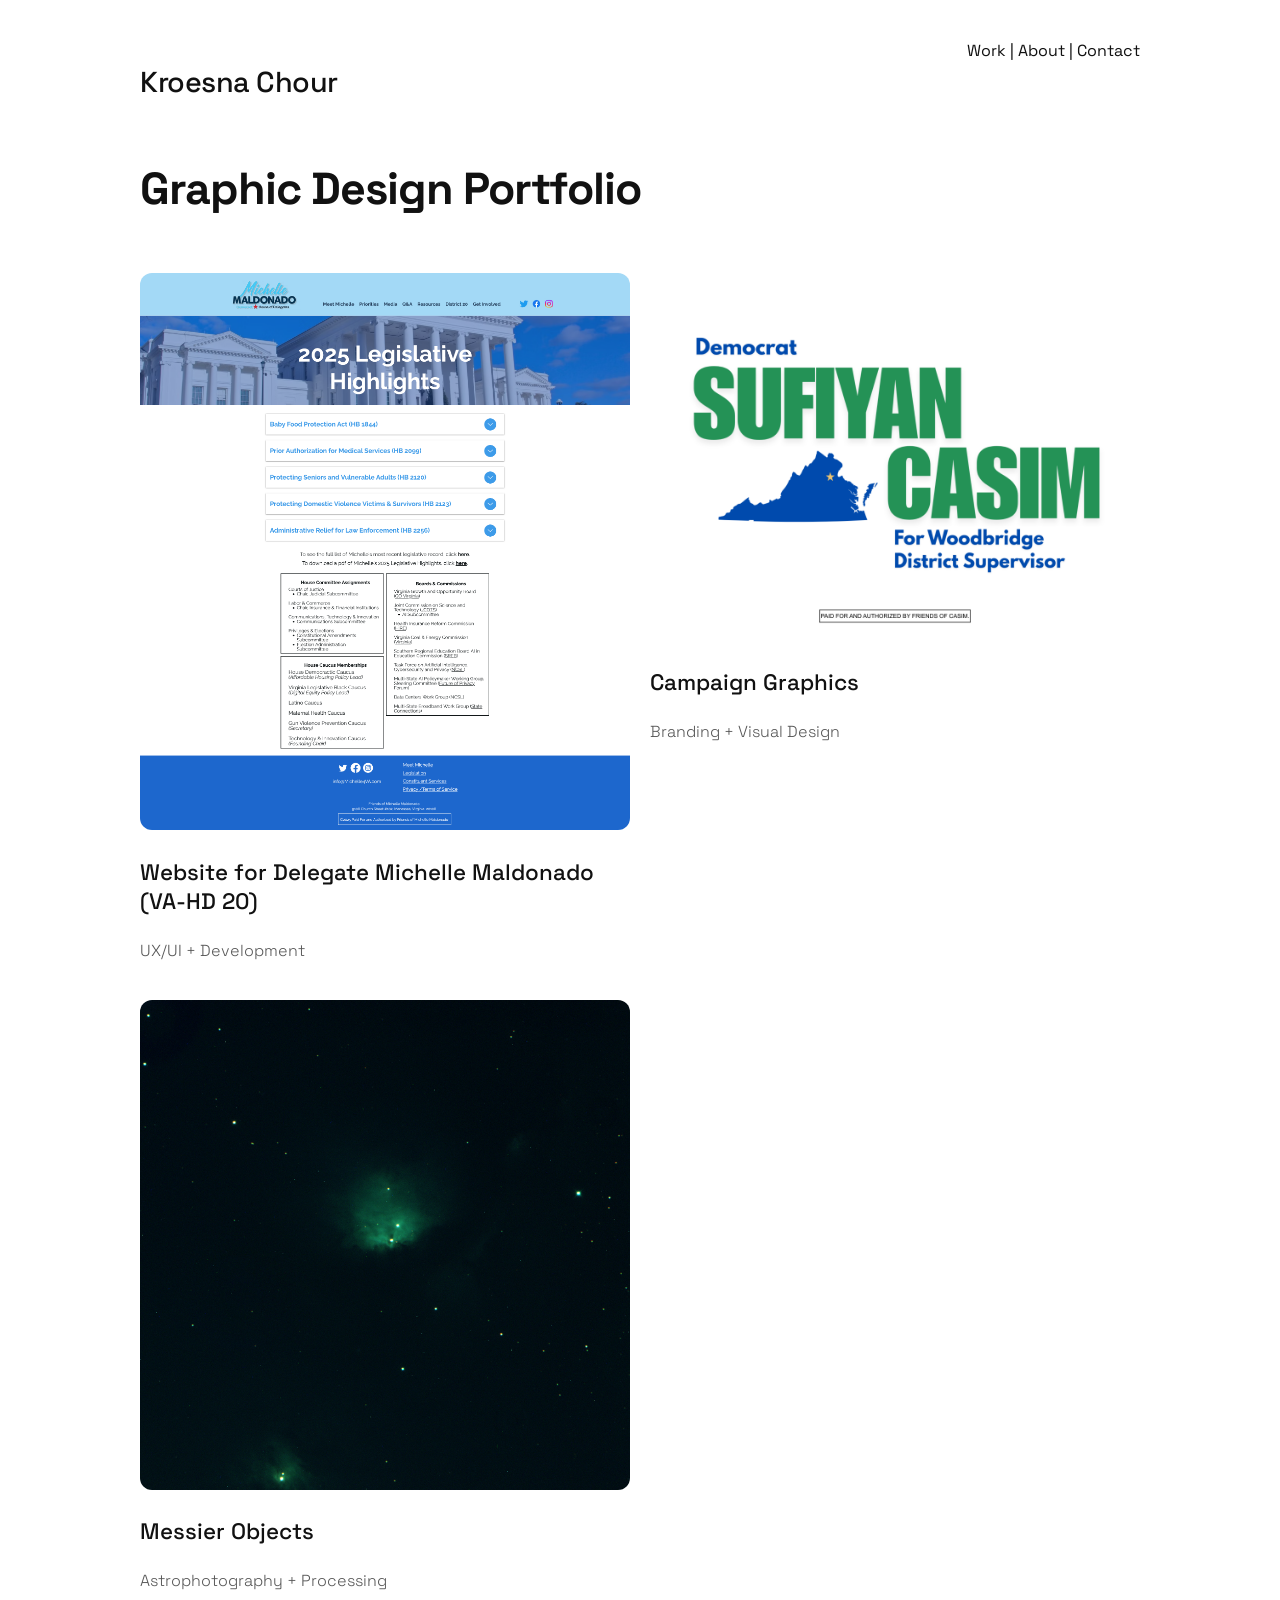
<file: index.html>
<!DOCTYPE html>
<html>
<head>
  <title>Kroesna Chour – Portfolio</title>
  <link rel="stylesheet" href="style.css">
  <link href="https://fonts.googleapis.com/css2?family=Space+Grotesk:wght@300;400;500;600&display=swap" rel="stylesheet">
</head>

<body>
<div class="container">

  <div class="nav">
    <h2>Kroesna Chour</h2>
    <div>
      <a href="#">Work</a> |
      <a href="#">About</a> |
      <a href="#">Contact</a>
    </div>
  </div>

  <div class="hero">
    <h1>Graphic Design Portfolio</h1>
  </div>

  <div class="grid">

    <a href="projects/michelle-maldonado-delegate-website.html" class="project-card">
      <img src="Michelle Maldonado for Virginia/Website/Q&A Condensed.png">
      <h3>Website for Delegate Michelle Maldonado (VA-HD 20) </h3>
      <p>UX/UI + Development</p>
    </a>

    <a href="projects/campaign-graphics.html" class="project-card">
      <img src="Sufiyan Casim for Woodbridge District Supervisor/Yard Sign.png">
      <h3>Campaign Graphics</h3>
      <p>Branding + Visual Design</p>
    </a>

    <a href="projects/messier-objects.html" class="project-card">
      <img src="Space Images/Messier 78.jpg">
      <h3>Messier Objects</h3>
      <p>Astrophotography + Processing</p>
    </a>

  </div>

</div>
</body>
</html>
</file>
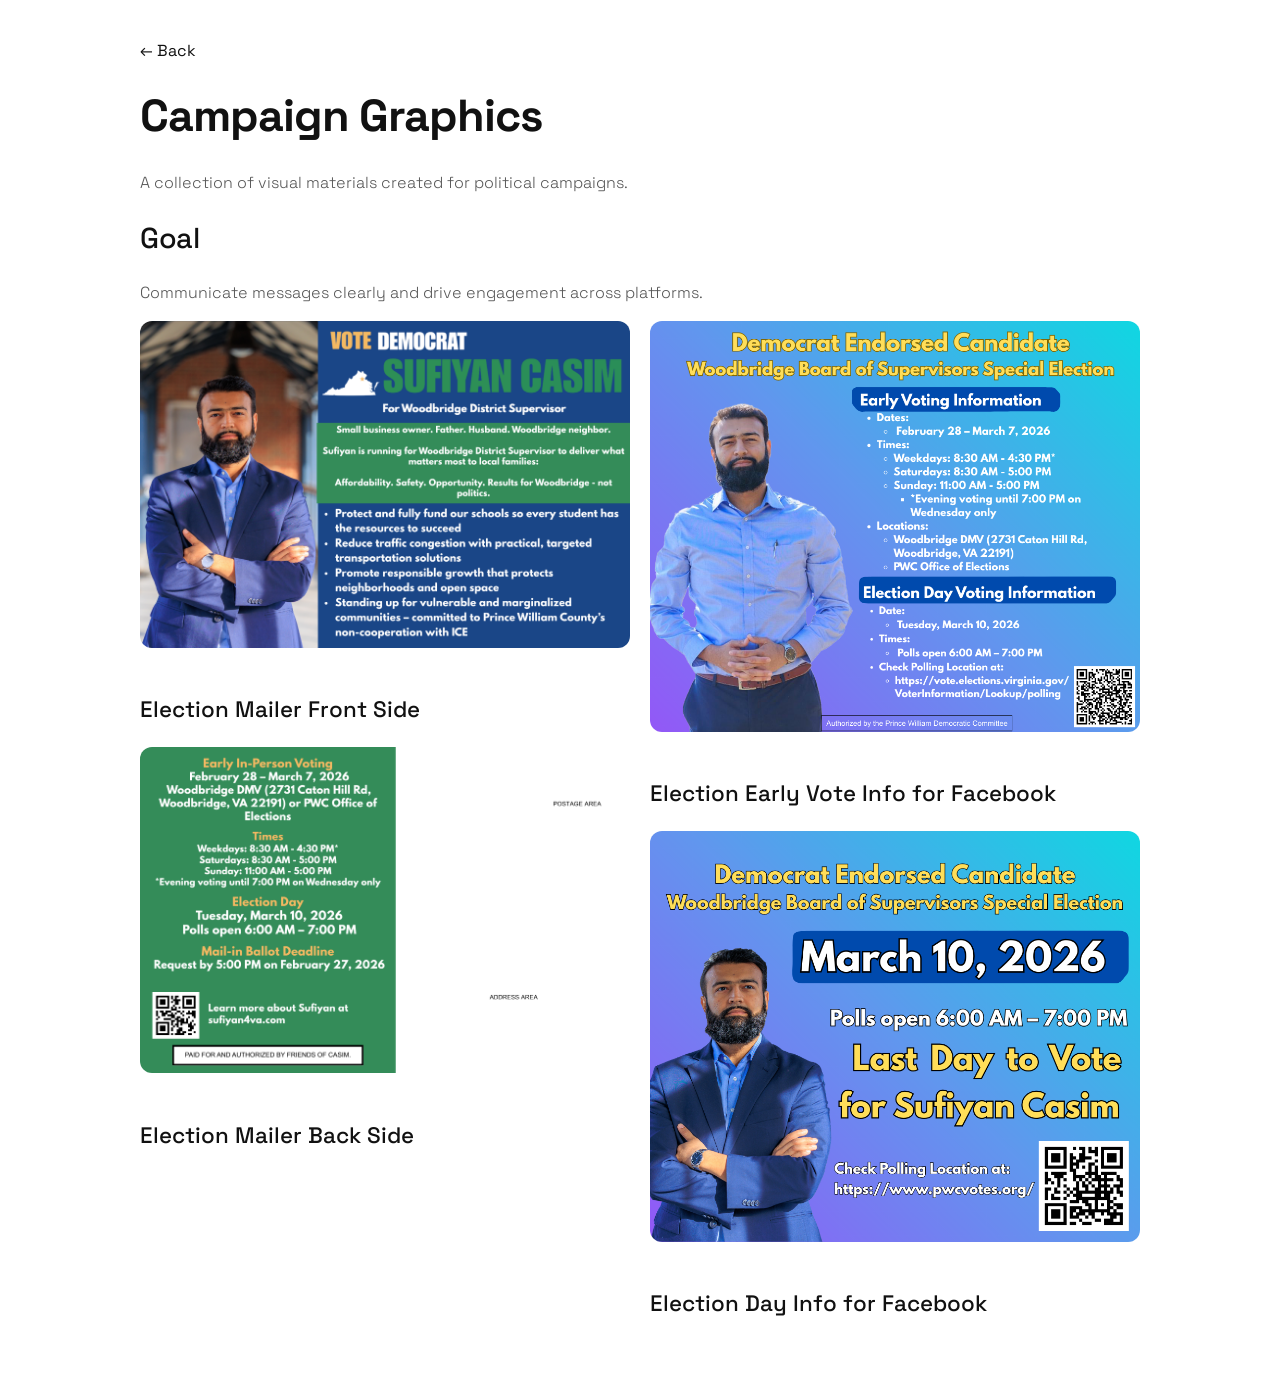
<file: projects/campaign-graphics.html>
<!DOCTYPE html>
<html>
<head>
  <title>Campaign Graphics</title>
  <link rel="stylesheet" href="../style.css">
  <link href="https://fonts.googleapis.com/css2?family=Space+Grotesk:wght@300;400;500;600&display=swap" rel="stylesheet">
</head>

<body>
<div class="container">

  <a href="../index.html">← Back</a>

  <h1>Campaign Graphics</h1>
  <p>A collection of visual materials created for political campaigns.</p>

  <h2>Goal</h2>
  <p>Communicate messages clearly and drive engagement across platforms.</p>
  <div class="magazine-grid">
    <a href="#" class="project-card">
      <img src="/Sufiyan Casim for Woodbridge District Supervisor/Early In-Person Voting/1.png" class="mag-hero">
      <h3>Election Mailer Front Side</h3>
    </a>
    <a href="#" class="project-card">
      <img src="/Sufiyan Casim for Woodbridge District Supervisor/Early In-Person Voting/2.png">
      <h3>Election Mailer Back Side</h3>
    </a>
    <a href="#" class="project-card">
      <img src="/Sufiyan Casim for Woodbridge District Supervisor/Early Voting Information.png">
      <h3>Election Early Vote Info for Facebook</h3>
    </a>
    <a href="#" class="project-card">
      <img src="/Sufiyan Casim for Woodbridge District Supervisor/March 10, 2026.png">
      <h3>Election Day Info for Facebook</h3>
    </a>

  </div>

</div>
</body>
</html>
</file>
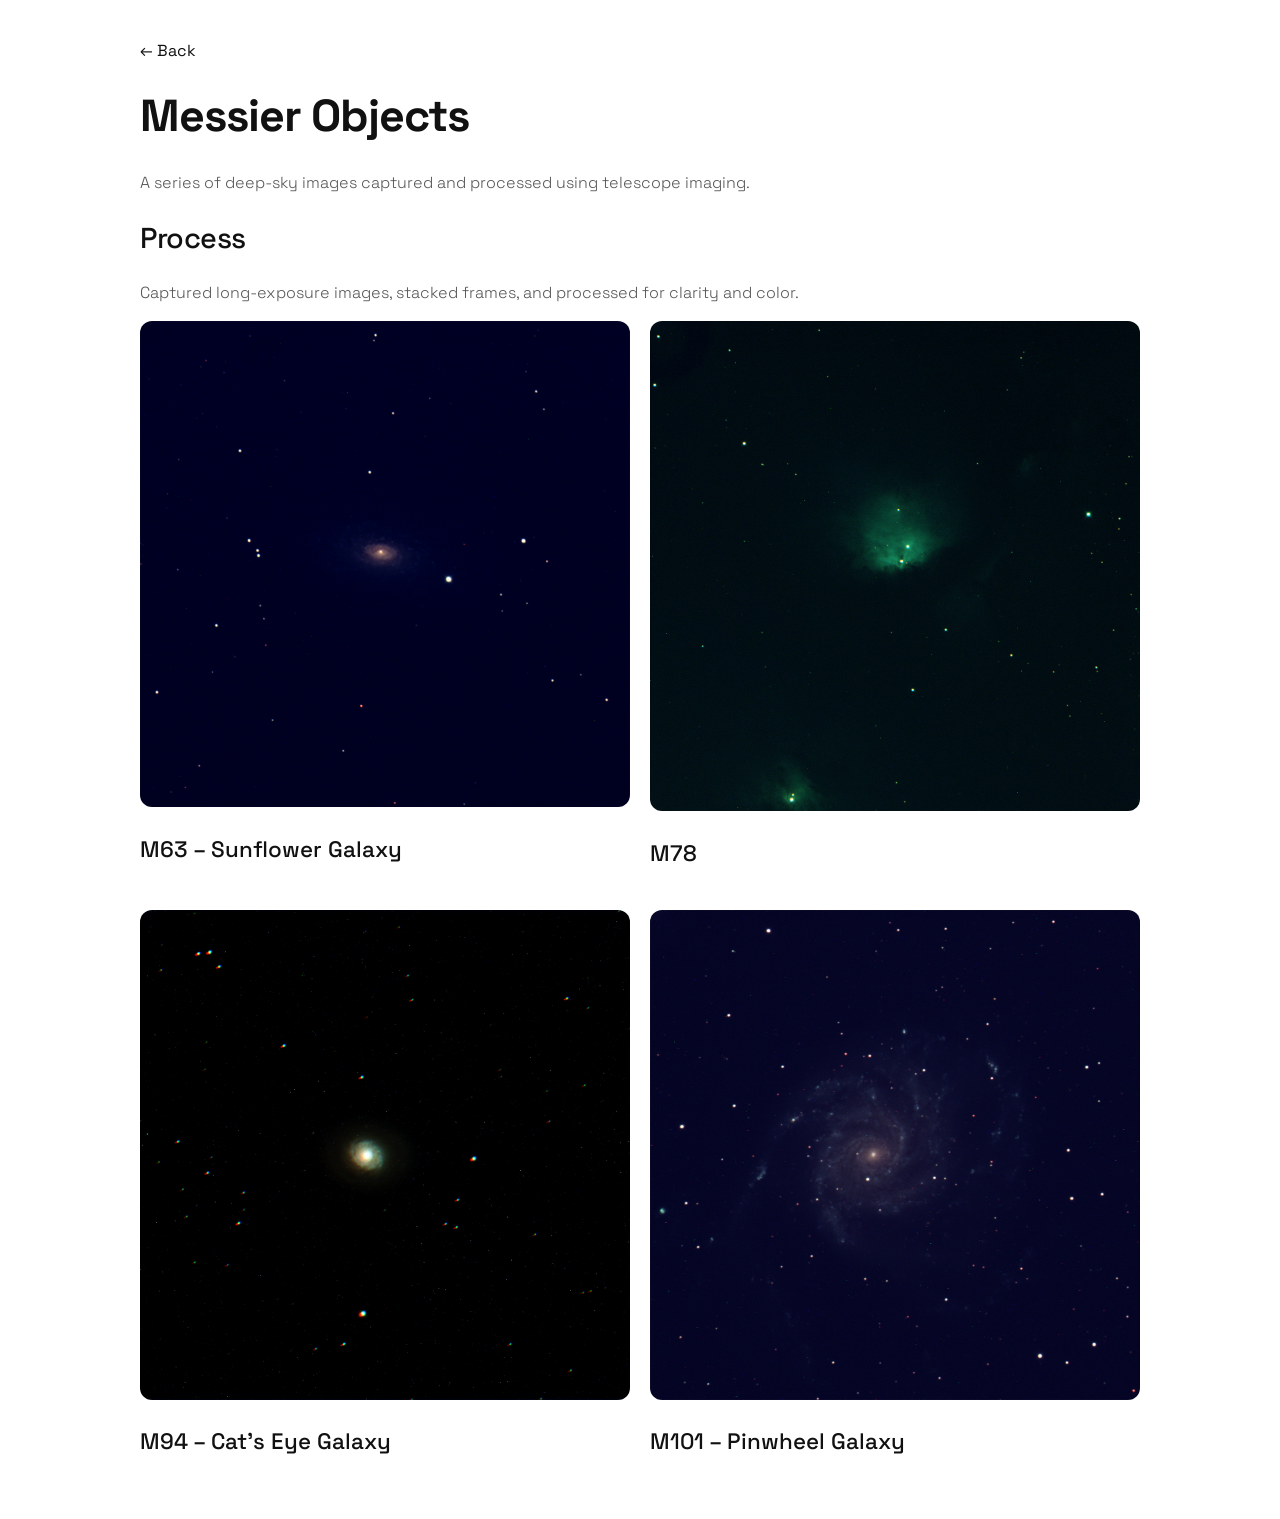
<file: projects/messier-objects.html>
<!DOCTYPE html>
<html>
<head>
  <title>Messier Objects</title>
  <link rel="stylesheet" href="../style.css">
  <link href="https://fonts.googleapis.com/css2?family=Space+Grotesk:wght@300;400;500;600&display=swap" rel="stylesheet">
</head>

<body>
<div class="container">
  
  <a href="../index.html">← Back</a>

  <h1>Messier Objects</h1>
  <p>A series of deep-sky images captured and processed using telescope imaging.</p>

  <h2>Process</h2>
  <p>Captured long-exposure images, stacked frames, and processed for clarity and color.</p>
    

  <div class="grid">
  
    <a href="#" class="project-card">
      <img src="/Space Images/Messier 63.jpg">
      <h3>M63 – Sunflower Galaxy</h3>
    </a>
   
    <a href="#" class="project-card">  
      <img src="/Space Images/Messier 78.jpg" class="project-card">
      <h3>M78</h3>
    </a>
  
    <a href="#" class="project-card">
      <img src="/Space Images/Messier 94.jpg" class="project-card">
      <h3>M94 – Cat's Eye Galaxy</h3>
    </a>
  
    <a href="#" class="project-card">
      <img src="/Space Images/Messier 101.jpg" class="project-card">
      <h3>M101 – Pinwheel Galaxy</h3>
    </a>
    
  </div>
</div>
</body>
</html>
</file>
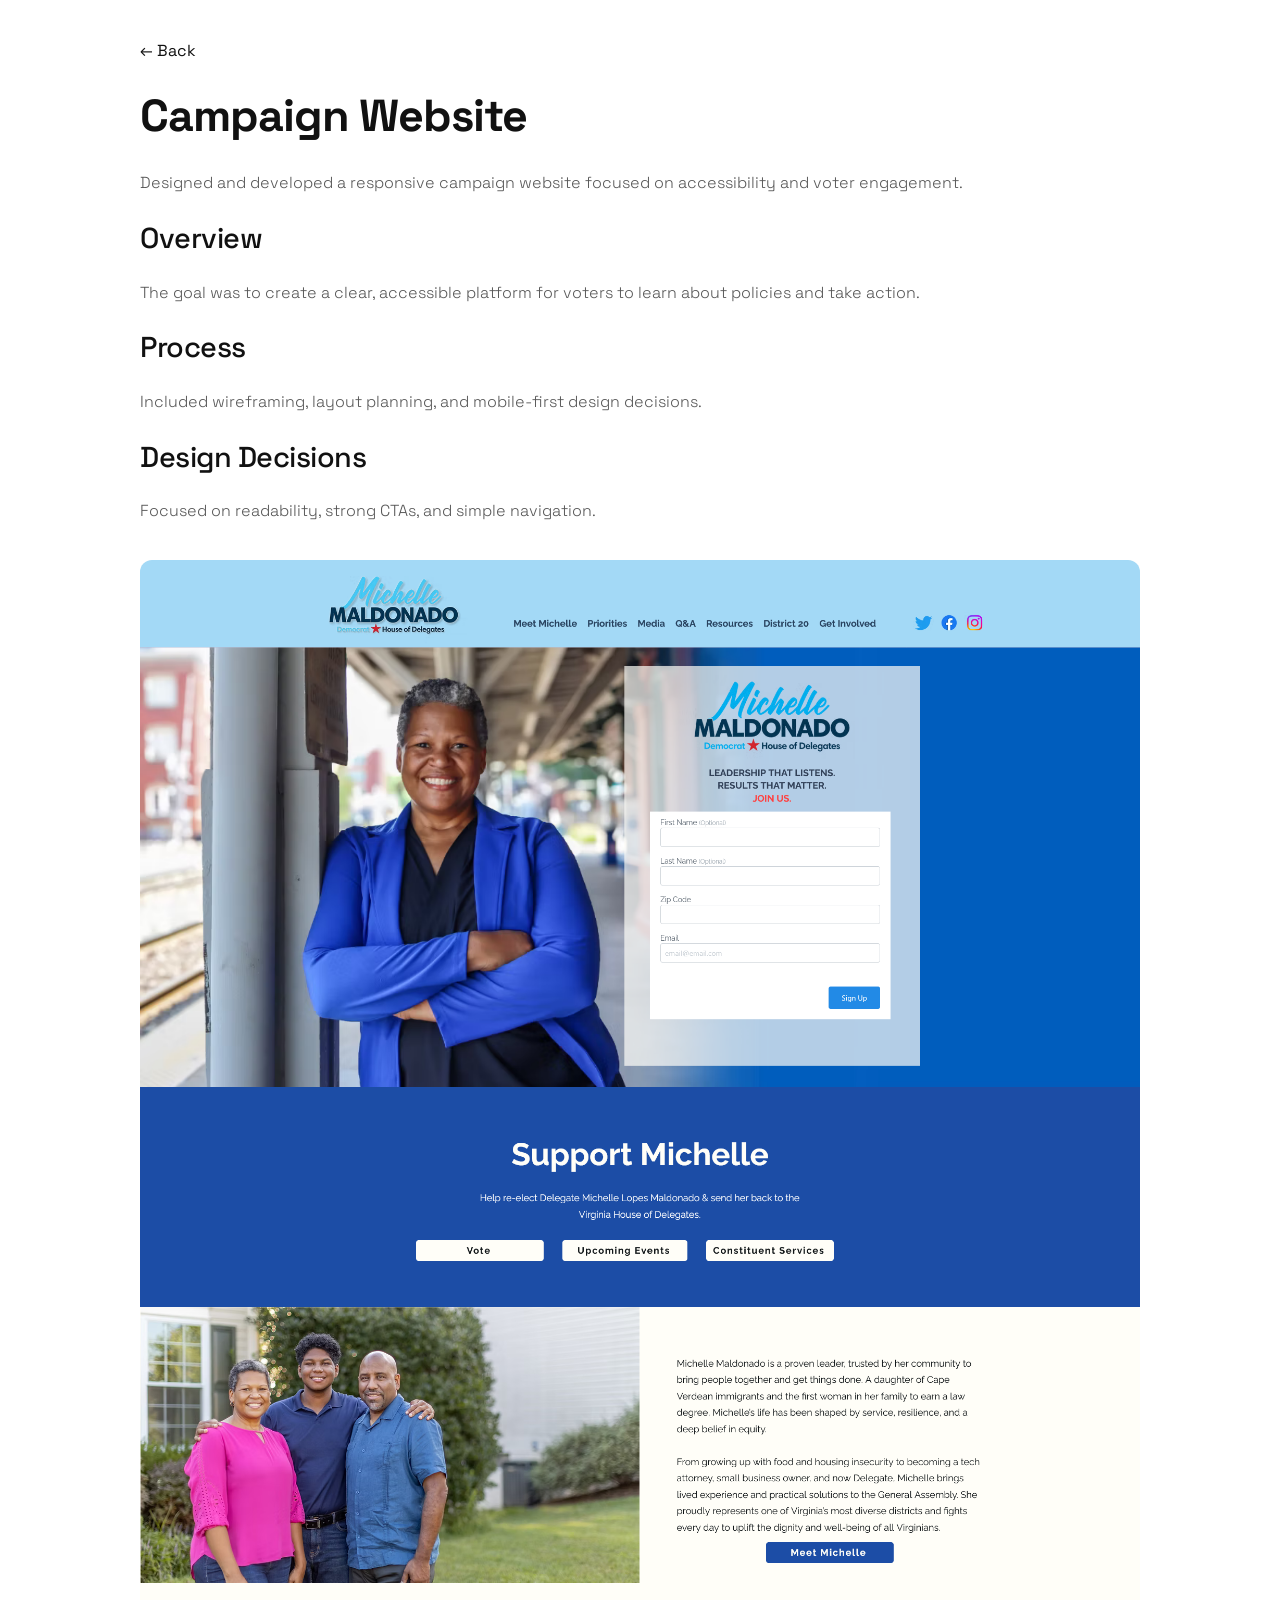
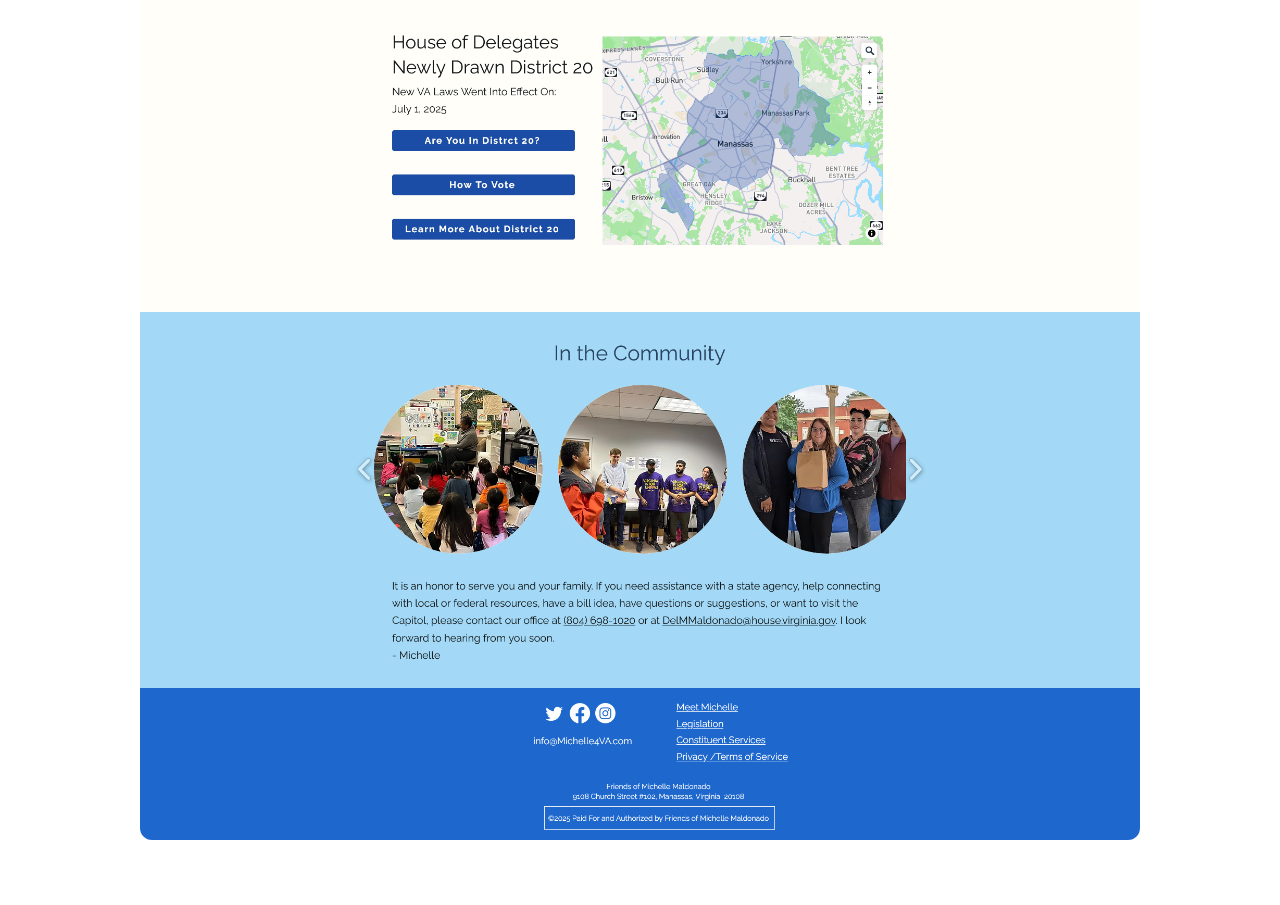
<file: projects/michelle-maldonado-delegate-website.html>
<!DOCTYPE html>
<html>
<head>
  <title>Campaign Website</title>
  <link rel="stylesheet" href="../style.css">
  <link href="https://fonts.googleapis.com/css2?family=Space+Grotesk:wght@300;400;500;600&display=swap" rel="stylesheet">
</head>

<body>
<div class="container">

  <a href="../index.html">← Back</a>

  <h1>Campaign Website</h1>
  <p>Designed and developed a responsive campaign website focused on accessibility and voter engagement.</p>

  <h2>Overview</h2>
  <p>The goal was to create a clear, accessible platform for voters to learn about policies and take action.</p>

  <h2>Process</h2>
  <p>Included wireframing, layout planning, and mobile-first design decisions.</p>

  <h2>Design Decisions</h2>
  <p>Focused on readability, strong CTAs, and simple navigation.</p>

  <img src="/Michelle Maldonado for Virginia/Website/Michelle Maldonado VA 20.png" class="full-img">

</div>
</body>
</html>
</file>
<file: style.css>
body {
  font-family: 'Space Grotesk', sans-serif;
  margin: 0;
  background: #ffffff;
  color: #111;
}

.container {
  max-width: 1000px;
  margin: auto;
  padding: 40px 20px;
}

h1 {
  font-size: 2.8rem;
  font-weight: 700;
  letter-spacing: -1px;
  line-height: 1.1;
}

h2 {
  font-size: 1.8rem;
  font-weight: 500;
  letter-spacing: -0.5px;
}

h3 {
  font-size: 1.4rem;
  font-weight: 500;
}

p {
  font-size: 1rem;
  font-weight: 300;
  line-height: 1.6;
  color: #555;
}

a {
  text-decoration: none;
  color: inherit;
}

.nav {
  display: flex;
  justify-content: space-between;
  margin-bottom: 40px;
}

.grid {
  display: grid;
  grid-template-columns: 1fr 1fr;
  gap: 20px;
}

.project-card img {
  width: 100%;
  border-radius: 12px;
}

.project-card {
  transition: transform 0.2s ease;
}

.project-card:hover {
  transform: translateY(-5px);
}

.hero {
  margin-bottom: 60px;
}

.full-img {
  width: 100%;
  margin: 20px 0;
  border-radius: 12px;
}

@media (max-width: 700px) {
  .grid {
    grid-template-columns: 1fr;
  }
.image-grid {
  display: grid;
  grid-template-columns: repeat(2, 1fr);
  gap: 20px;
  margin-top: 20px;
}
}
.image-grid img {
  width: 100%;
  border-radius: 12px;
}
  @media (max-width: 700px) {
  .image-grid {
    grid-template-columns: 1fr;
  }
}
.magazine-grid {
  column-count: 2;
  column-gap: 20px;
}

.magazine-grid img {
  width: 100%;
  margin-bottom: 20px;
  border-radius: 12px;
}

.mag-hero {
  grid-row: span 2;
}

.mag-heroc{
  grid-coloumn: span 2;
}
.mag-wide {
  grid-column: span 2;
}

@media (max-width: 700px) {
  .magazine-grid {
    column-count: 1;
  }

  .mag-hero,
  .mag-wide {
    grid-column: span 1;
    grid-row: span 1;
  }
}
</file>
